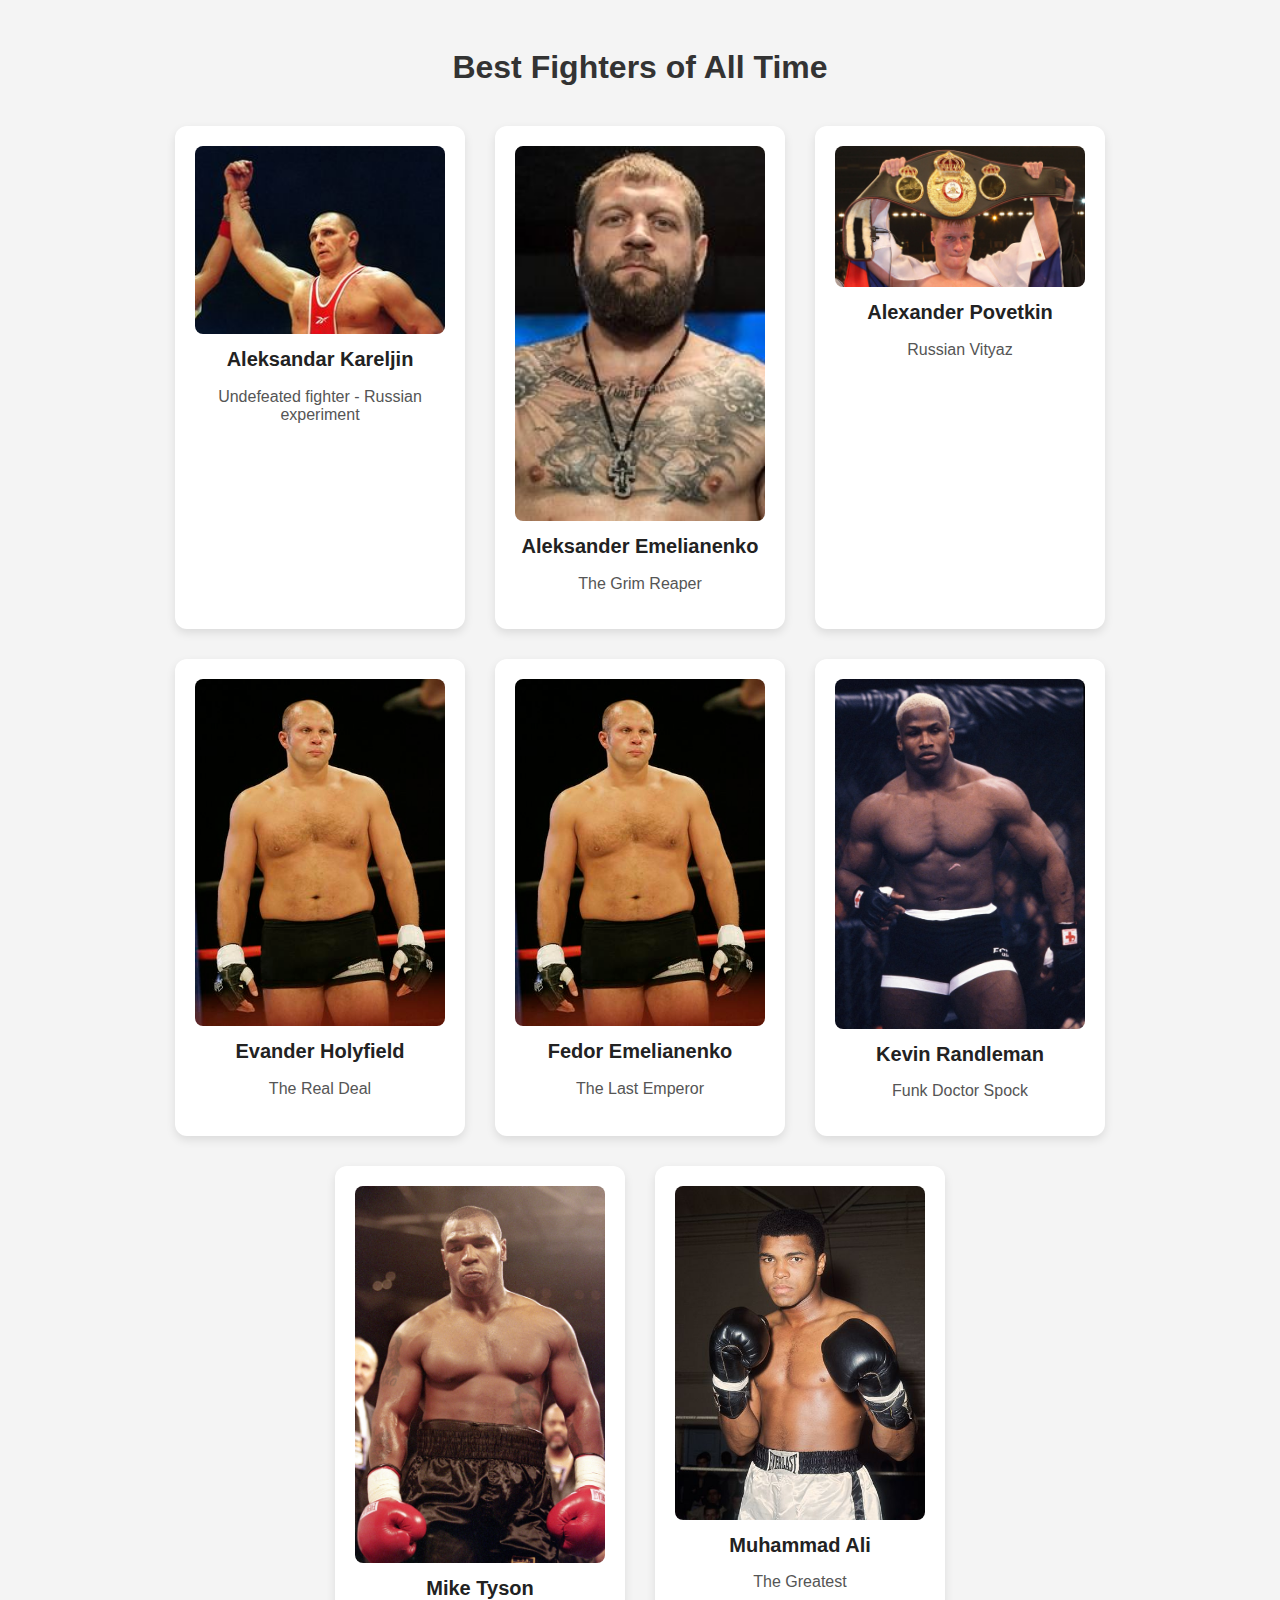
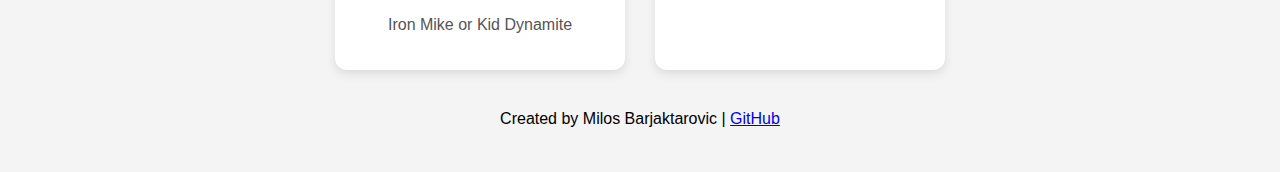
<file: index.html>
<!DOCTYPE html>
<html lang="en">

<head>
  <meta charset="UTF-8">
  <title>Best Fighters of All Time</title>
  <link rel="stylesheet" type="text/css" href="style.css" />
</head>

<body>

  <h1 class="main-title">Best Fighters of All Time</h1>

  <div class="fighters">

    <div class="best-fighters">
      <img src="./picture/Aleksandar_Kareljin.jpg" alt="Aleksandar Kareljin" />
      <h2 class="fighter">Aleksandar Kareljin</h2>
      <p>Undefeated fighter - Russian experiment</p>
    </div>

    <div class="best-fighters">
      <img src="./picture/aleksander-emelianenko.jpg" alt="Aleksander Emelianenko" />
      <h2 class="fighter">Aleksander Emelianenko</h2>
      <p>The Grim Reaper</p>
    </div>

    <div class="best-fighters">
      <img src="./picture/Alexander_Povetkin.jpg" alt="Alexander Povetkin" />
      <h2 class="fighter">Alexander Povetkin</h2>
      <p>Russian Vityaz</p>
    </div>

    <div class="best-fighters">
      <img src="./picture/Fedor_Emelianenko.jpg" alt="Evander Holyfield" />
      <h2 class="fighter">Evander Holyfield</h2>
      <p>The Real Deal</p>
    </div>

    <div class="best-fighters">
      <img src="./picture/Fedor_Emelianenko.jpg" alt="Fedor Emelianenko" />
      <h2 class="fighter">Fedor Emelianenko</h2>
      <p>The Last Emperor</p>
    </div>

    <div class="best-fighters">
      <img src="./picture/Kevin_Randleman.jpg" alt="Kevin Randleman" />
      <h2 class="fighter">Kevin Randleman</h2>
      <p>Funk Doctor Spock</p>
    </div>

    <div class="best-fighters">
      <img src="./picture/Mike.jpg" alt="Mike Tyson" />
      <h2 class="fighter">Mike Tyson</h2>
      <p>Iron Mike or Kid Dynamite</p>
    </div>

    <div class="best-fighters">
      <img src="./picture/Muhammad_Ali.jpg" alt="Muhammad Ali" />
      <h2 class="fighter">Muhammad Ali</h2>
      <p>The Greatest</p>
    </div>

  </div>

  <footer style="margin-top: 40px; text-align: center;">
    <p>Created by Milos Barjaktarovic | <a href="https://github.com/MilosBarjaktarovic" target="_blank">GitHub</a></p>
  </footer>

</body>

</html>
</file>
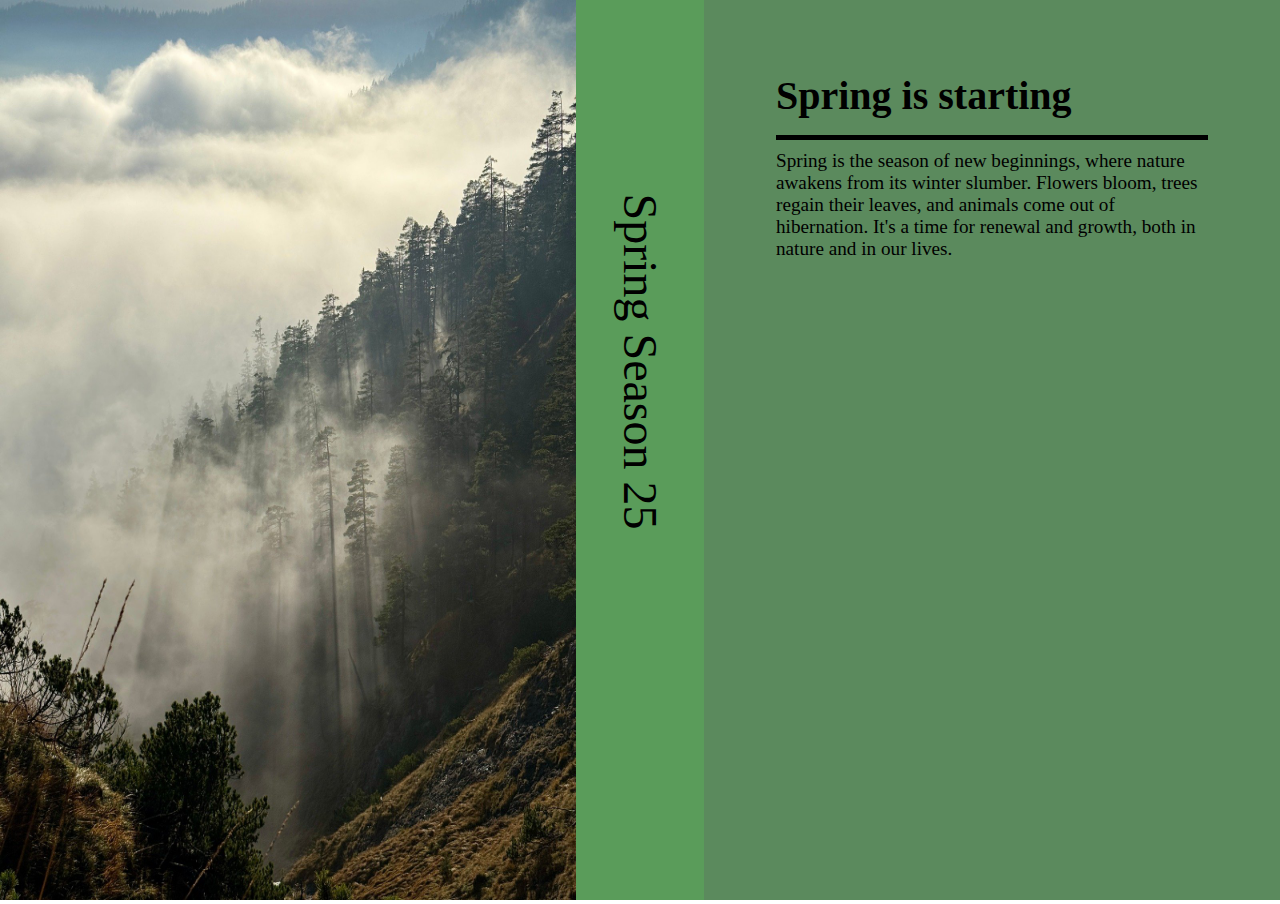
<file: Predavanje 13/index.html>
<!DOCTYPE html>

<html lang="en">

<head>
  <meta charset="UTF-8">
  <meta name="viewport" content="width=device-width, initial-scale=1.0">
  <title>My Web Page</title>
  <link rel="stylesheet" type="text/css" href="style.css">
</head>

<body>

  <section class="flex vh100">

    <div class="w-45">
      <img src="../Predavanje 13/Images/Tru Nature.jpg" alt="Nature" class="header">
    </div>

    <div class="w-10">
      <p class="rotateText">Spring Season 25</p>
    </div>

    <article class="w-45 rightSide">

      <h1>Spring is starting</h1>
      <hr class="underline">
      <p>Spring is the season of new beginnings, where nature awakens from its winter slumber. Flowers bloom, trees
        regain their leaves, and animals come out of hibernation. It's a time for renewal and growth, both in nature and
        in our lives.</p>
    </article>

  </section>







</body>









</html>
</file>
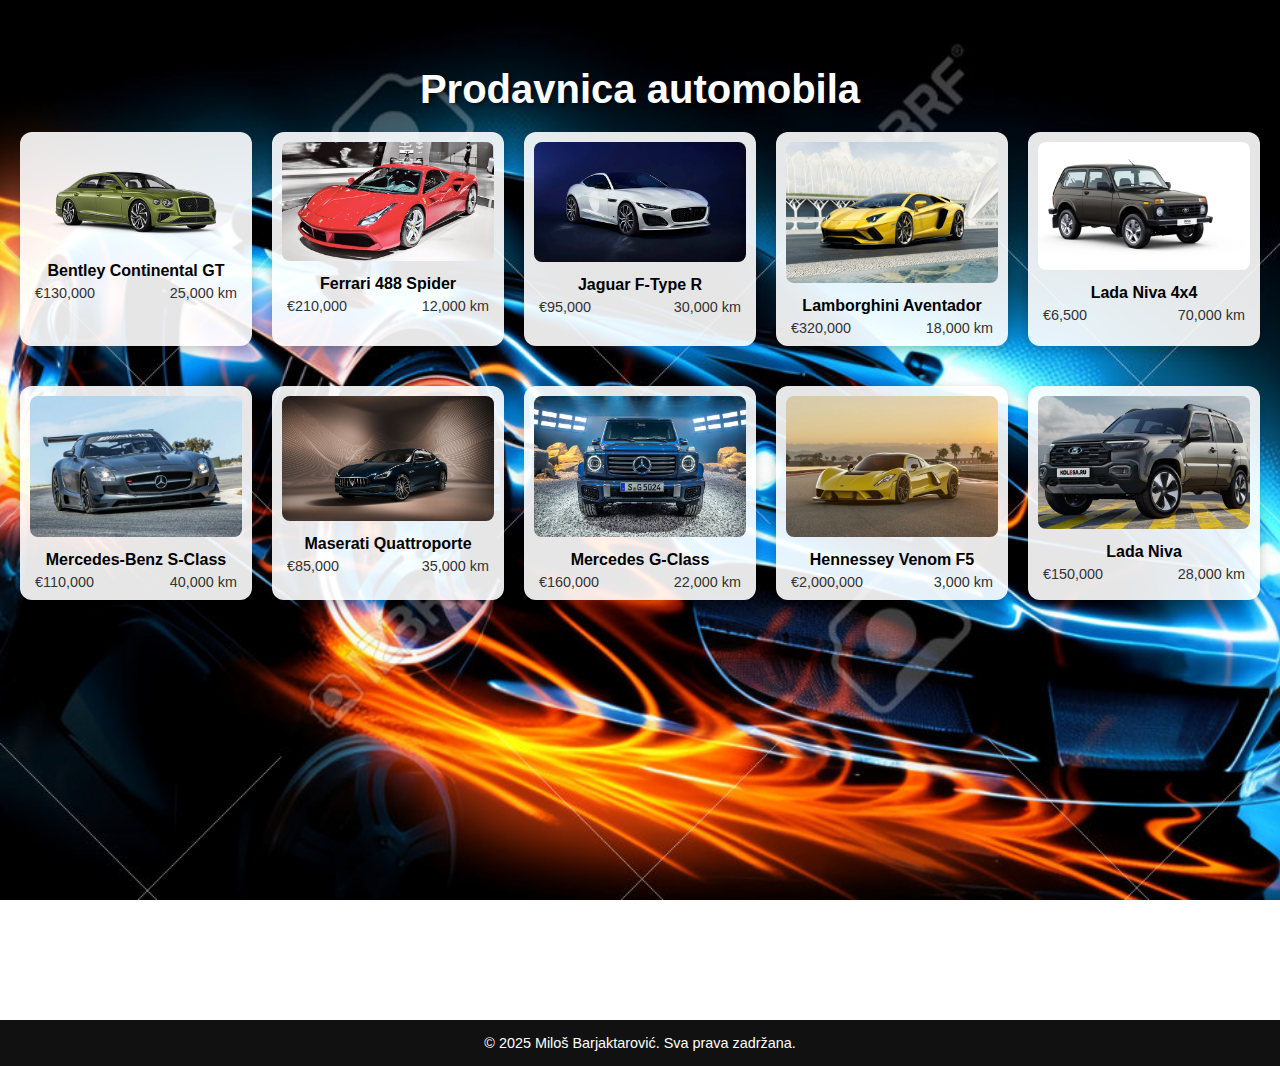
<file: Predavanje_12/index.html>
<!DOCTYPE html>
<html lang="sr">

<head>
  <meta charset="UTF-8" />
  <meta name="viewport" content="width=device-width, initial-scale=1.0" />
  <title>Prodavnica automobila</title>
  <link rel="stylesheet" type="text/css" href="style.css" />
</head>

<body>
  <div class="container">
    <h1 class="main-title">Prodavnica automobila</h1>
    <div class="cars-wrapper">
      <div class="cars-row float-up">
        <div class="car-card">
          <img src="../Predavanje_12/picture/Bentley.png" alt="Bentley" />
          <p>Bentley Continental GT</p>
          <div class="info">
            <span class="price">€130,000</span>
            <span class="km">25,000 km</span>
          </div>
        </div>

        <div class="car-card">
          <img src="../Predavanje_12/picture/Ferari.jpg" alt="Ferari" />
          <p>Ferrari 488 Spider</p>
          <div class="info">
            <span class="price">€210,000</span>
            <span class="km">12,000 km</span>
          </div>
        </div>

        <div class="car-card">
          <img src="../Predavanje_12/picture/Jaguar-f.jpeg" alt="Jaguar" />
          <p>Jaguar F-Type R</p>
          <div class="info">
            <span class="price">€95,000</span>
            <span class="km">30,000 km</span>
          </div>
        </div>

        <div class="car-card">
          <img src="../Predavanje_12/picture/lamborghini-aventador.jpg" alt="Lamborghini" />
          <p>Lamborghini Aventador</p>
          <div class="info">
            <span class="price">€320,000</span>
            <span class="km">18,000 km</span>
          </div>
        </div>

        <div class="car-card">
          <img src="../Predavanje_12/picture/Lada-Niva.webp" alt="Lada Niva" />
          <p>Lada Niva 4x4</p>
          <div class="info">
            <span class="price">€6,500</span>
            <span class="km">70,000 km</span>
          </div>
        </div>
      </div>

      <div class="cars-row float-down">
        <div class="car-card">
          <img src="../Predavanje_12/picture/Mercedes-11.jpg" alt="Mercedes" />
          <p>Mercedes-Benz S-Class</p>
          <div class="info">
            <span class="price">€110,000</span>
            <span class="km">40,000 km</span>
          </div>
        </div>

        <div class="car-card">
          <img src="../Predavanje_12/picture/Maserasti-quattroporte-royale-5.jpg" alt="Maserati" />
          <p>Maserati Quattroporte</p>
          <div class="info">
            <span class="price">€85,000</span>
            <span class="km">35,000 km</span>
          </div>
        </div>

        <div class="car-card">
          <img src="../Predavanje_12/picture/Mercedes-benz-g-klasa.jpg" alt="G Klasa" />
          <p>Mercedes G-Class</p>
          <div class="info">
            <span class="price">€160,000</span>
            <span class="km">22,000 km</span>
          </div>
        </div>

        <div class="car-card">
          <img src="../Predavanje_12/picture/Venom-f5.jpg" alt="Venom" />
          <p>Hennessey Venom F5</p>
          <div class="info">
            <span class="price">€2,000,000</span>
            <span class="km">3,000 km</span>
          </div>
        </div>

        <div class="car-card">
          <img src="../Predavanje_12/picture/lada-niva.jpg" alt="Lada" />
          <p>Lada Niva</p>
          <div class="info">
            <span class="price">€150,000</span>
            <span class="km">28,000 km</span>
          </div>
        </div>
      </div>
    </div>
  </div>

  <footer>
    &copy; 2025 Miloš Barjaktarović. Sva prava zadržana.
  </footer>
</body>

</html>
</file>
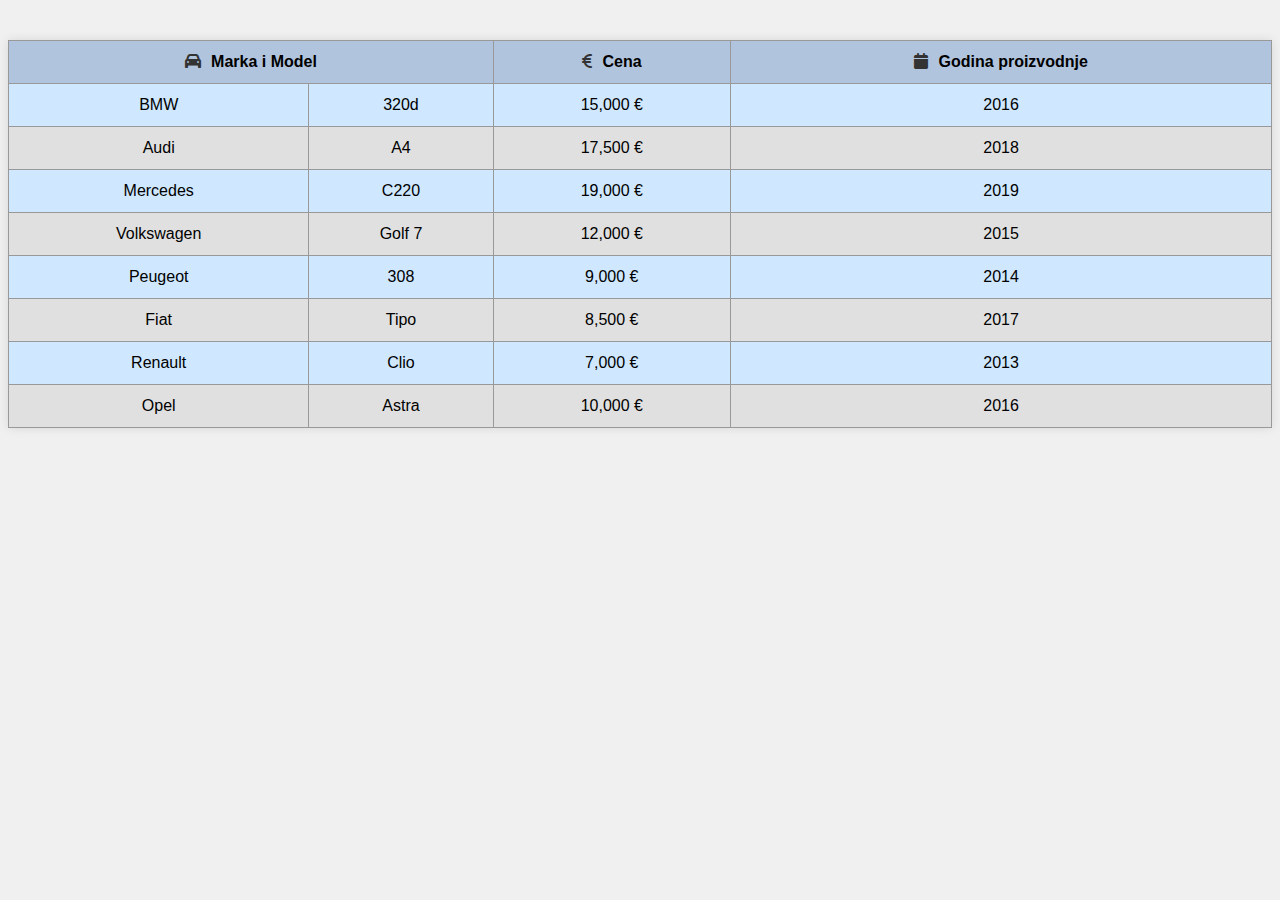
<file: Predavanje_14/index.html>
<!DOCTYPE html>
<html lang="sr">

<head>
  <meta charset="UTF-8">
  <title>Automobili</title>
  <link rel="stylesheet" type="text/css" href="style.css">
  <link rel="stylesheet" type="text/css"
    href="https://cdnjs.cloudflare.com/ajax/libs/font-awesome/6.5.0/css/all.min.css">
</head>

<body>

  <table>
    <thead>
      <tr>
        <th colspan="2">
          <i class="fas fa-car"></i> Marka i Model
        </th>
        <th><i class="fas fa-euro-sign"></i> Cena</th>
        <th><i class="fas fa-calendar"></i> Godina proizvodnje</th>
      </tr>

    </thead>
    <tbody>
      <tr>
        <td>BMW</td>
        <td>320d</td>
        <td>15,000 €</td>
        <td>2016</td>
      </tr>
      <tr>
        <td>Audi</td>
        <td>A4</td>
        <td>17,500 €</td>
        <td>2018</td>
      </tr>
      <tr>
        <td>Mercedes</td>
        <td>C220</td>
        <td>19,000 €</td>
        <td>2019</td>
      </tr>
      <tr>
        <td>Volkswagen</td>
        <td>Golf 7</td>
        <td>12,000 €</td>
        <td>2015</td>
      </tr>
      <tr>
        <td>Peugeot</td>
        <td>308</td>
        <td>9,000 €</td>
        <td>2014</td>
      </tr>
      <tr>
        <td>Fiat</td>
        <td>Tipo</td>
        <td>8,500 €</td>
        <td>2017</td>
      </tr>
      <tr>
        <td>Renault</td>
        <td>Clio</td>
        <td>7,000 €</td>
        <td>2013</td>
      </tr>
      <tr>
        <td>Opel</td>
        <td>Astra</td>
        <td>10,000 €</td>
        <td>2016</td>
      </tr>
    </tbody>
  </table>

</body>

</html>
</file>
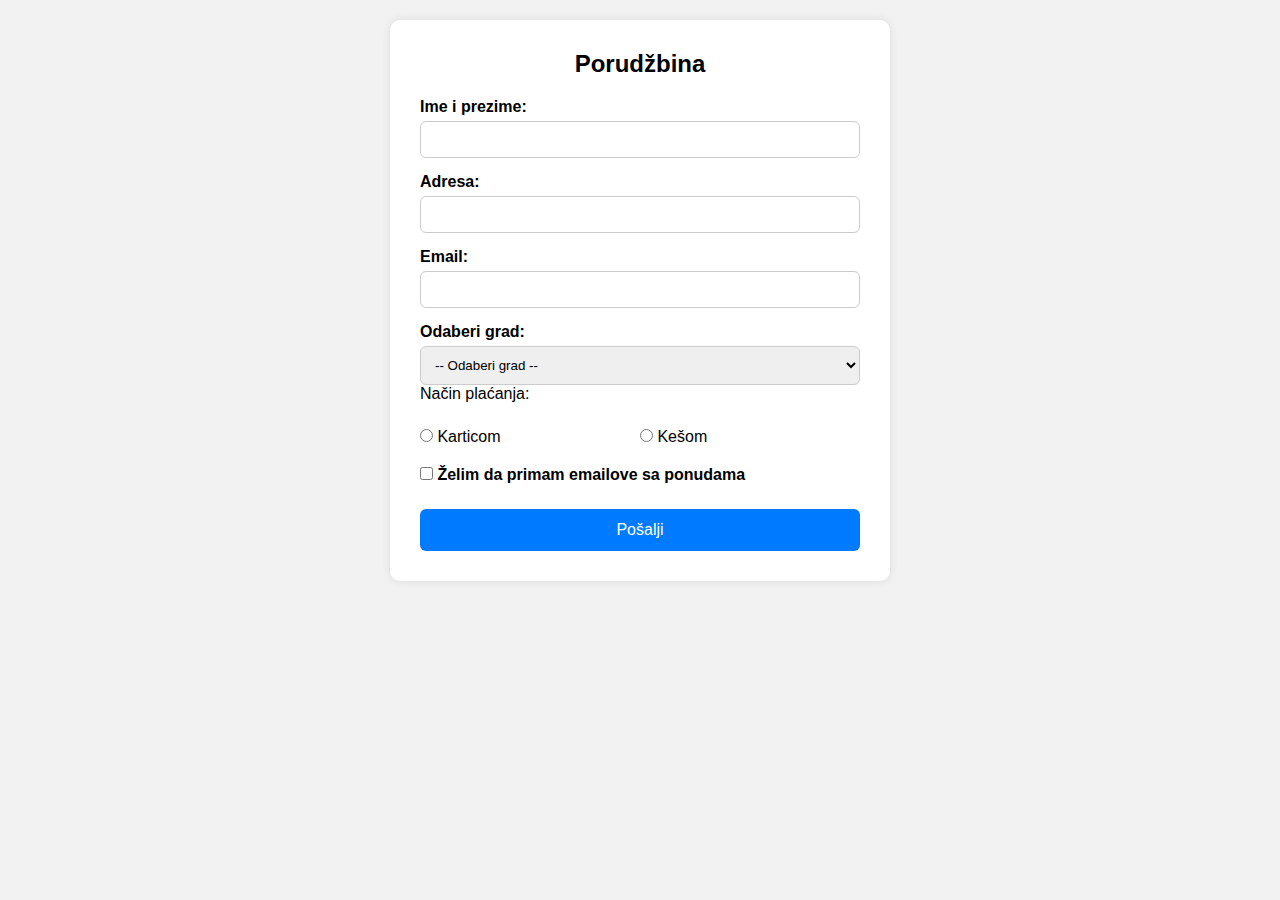
<file: Predavanje_15/index.html>
<!DOCTYPE html>
<html lang="sr">

<head>
  <meta charset="UTF-8">
  <meta name="viewport" content="width=device-width, initial-scale=1.0">
  <title>Forma</title>
  <link rel="stylesheet" type="text/css" href="style.css">
</head>

<body>

  <section class="form-wrapper">
    <form class="order-form" action="#" method="post">
      <h2>Porudžbina</h2>

      <label for="name">Ime i prezime:</label>
      <input type="text" id="name" name="name" required>

      <label for="address">Adresa:</label>
      <input type="text" id="address" name="address" required>

      <label for="email">Email:</label>
      <input type="email" id="email" name="email" required>

      <label for="city">Odaberi grad:</label>
      <select id="city" name="city" required>
        <option value="">-- Odaberi grad --</option>
        <option value="Beograd">Beograd</option>
        <option value="Novi Sad">Novi Sad</option>
        <option value="Niš">Niš</option>
        <option value="Kragujevac">Kragujevac</option>
      </select>

      <p>Način plaćanja:</p>
      <div class="radio-group">
        <label><input type="radio" name="payment" value="kartica" required> Karticom</label>
        <label><input type="radio" name="payment" value="kes"> Kešom</label>
      </div>

      <label class="checkbox">
        <input type="checkbox" name="newsletter"> Želim da primam emailove sa ponudama
      </label>

      <button type="submit">Pošalji</button>
    </form>
  </section>

</body>

</html>
</file>
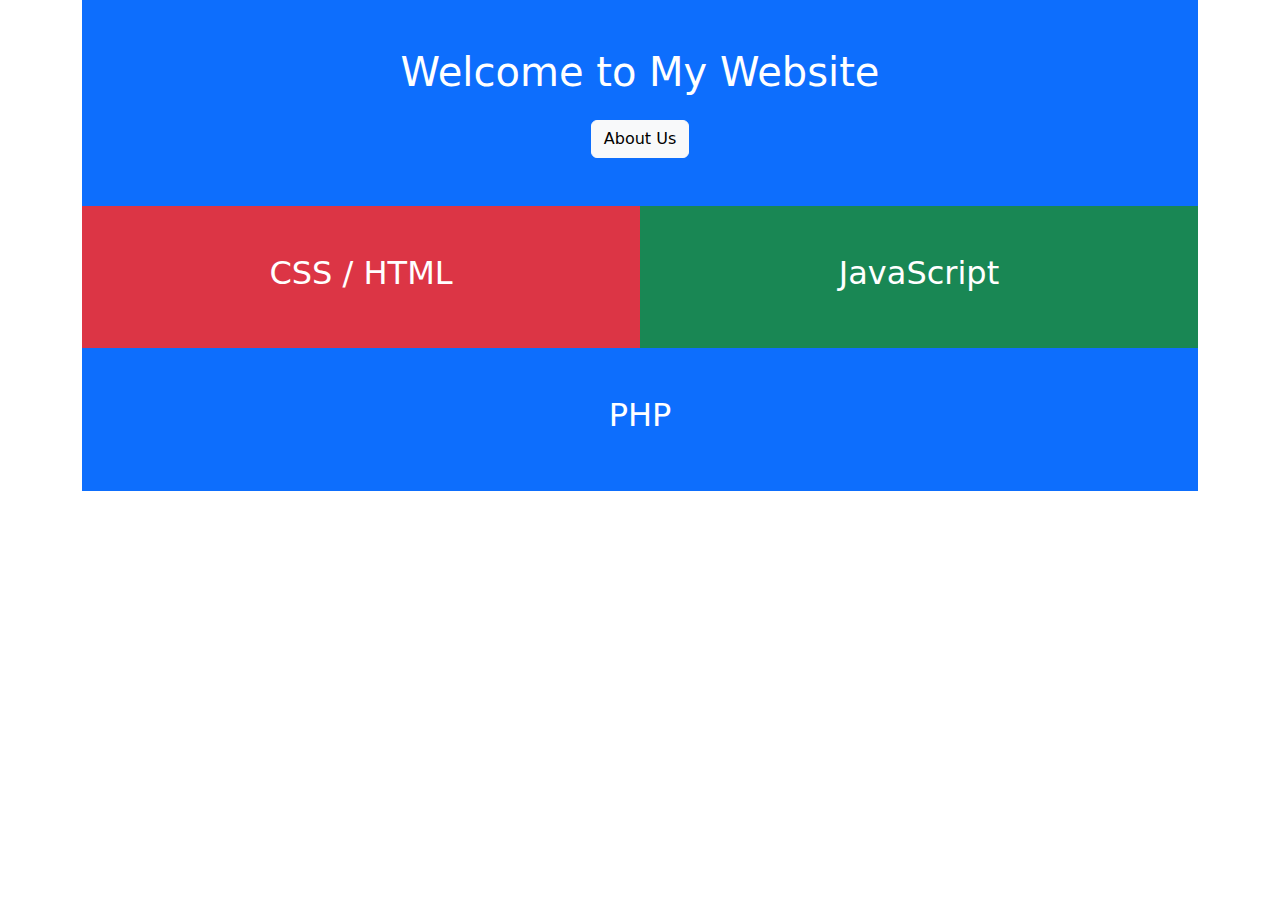
<file: Predavanje_16/index.html>
<!DOCTYPE html>
<html lang="en">

<head>
  <meta charset="UTF-8">
  <meta name="viewport" content="width=device-width, initial-scale=1.0">
  <title>Predavanje 16 - Bootstrap</title>
  <link href="https://cdn.jsdelivr.net/npm/bootstrap@5.3.0/dist/css/bootstrap.min.css" rel="stylesheet">
</head>

<div>

  <div class="container">
    <header class="bg-primary text-white text-center py-5">
      <h1>Welcome to My Website</h1>
      <button type="button" class="btn btn-light mt-3" data-bs-toggle="modal" data-bs-target="#aboutModal">
        About Us
      </button>
    </header>



    <section class="container">
      <div class="row">
        <div class="col-md-6 text-center py-5  bg-danger text-white">
          <h2>CSS / HTML</h2>
        </div>
        <div class="col-md-6 text-center py-5 bg-success text-white">
          <h2>JavaScript</h2>
        </div>
      </div>
    </section>



    <footer class="container bg-primary text-white text-center py-5">
      <h2>PHP</h2>
    </footer>
  </div>


  <div class="modal fade" id="aboutModal" tabindex="-1" aria-labelledby="aboutModalLabel" aria-hidden="true">
    <div class="modal-dialog">
      <div class="modal-content">
        <div class="modal-header">
          <h5 class="modal-title" id="aboutModalLabel">About Us</h5>
          <button type="button" class="btn-close" data-bs-dismiss="modal" aria-label="Close"></button>
        </div>
        <div class="modal-body">
          Bootstrap je odlicna stavr.
        </div>
        <div class="modal-footer">
          <button type="button" class="btn btn-secondary" data-bs-dismiss="modal">Zatvori</button>
        </div>
      </div>
    </div>
  </div>
</div>


<script src="https://cdn.jsdelivr.net/npm/bootstrap@5.3.0/dist/js/bootstrap.bundle.min.js"></script>
</body>

</html>
</file>
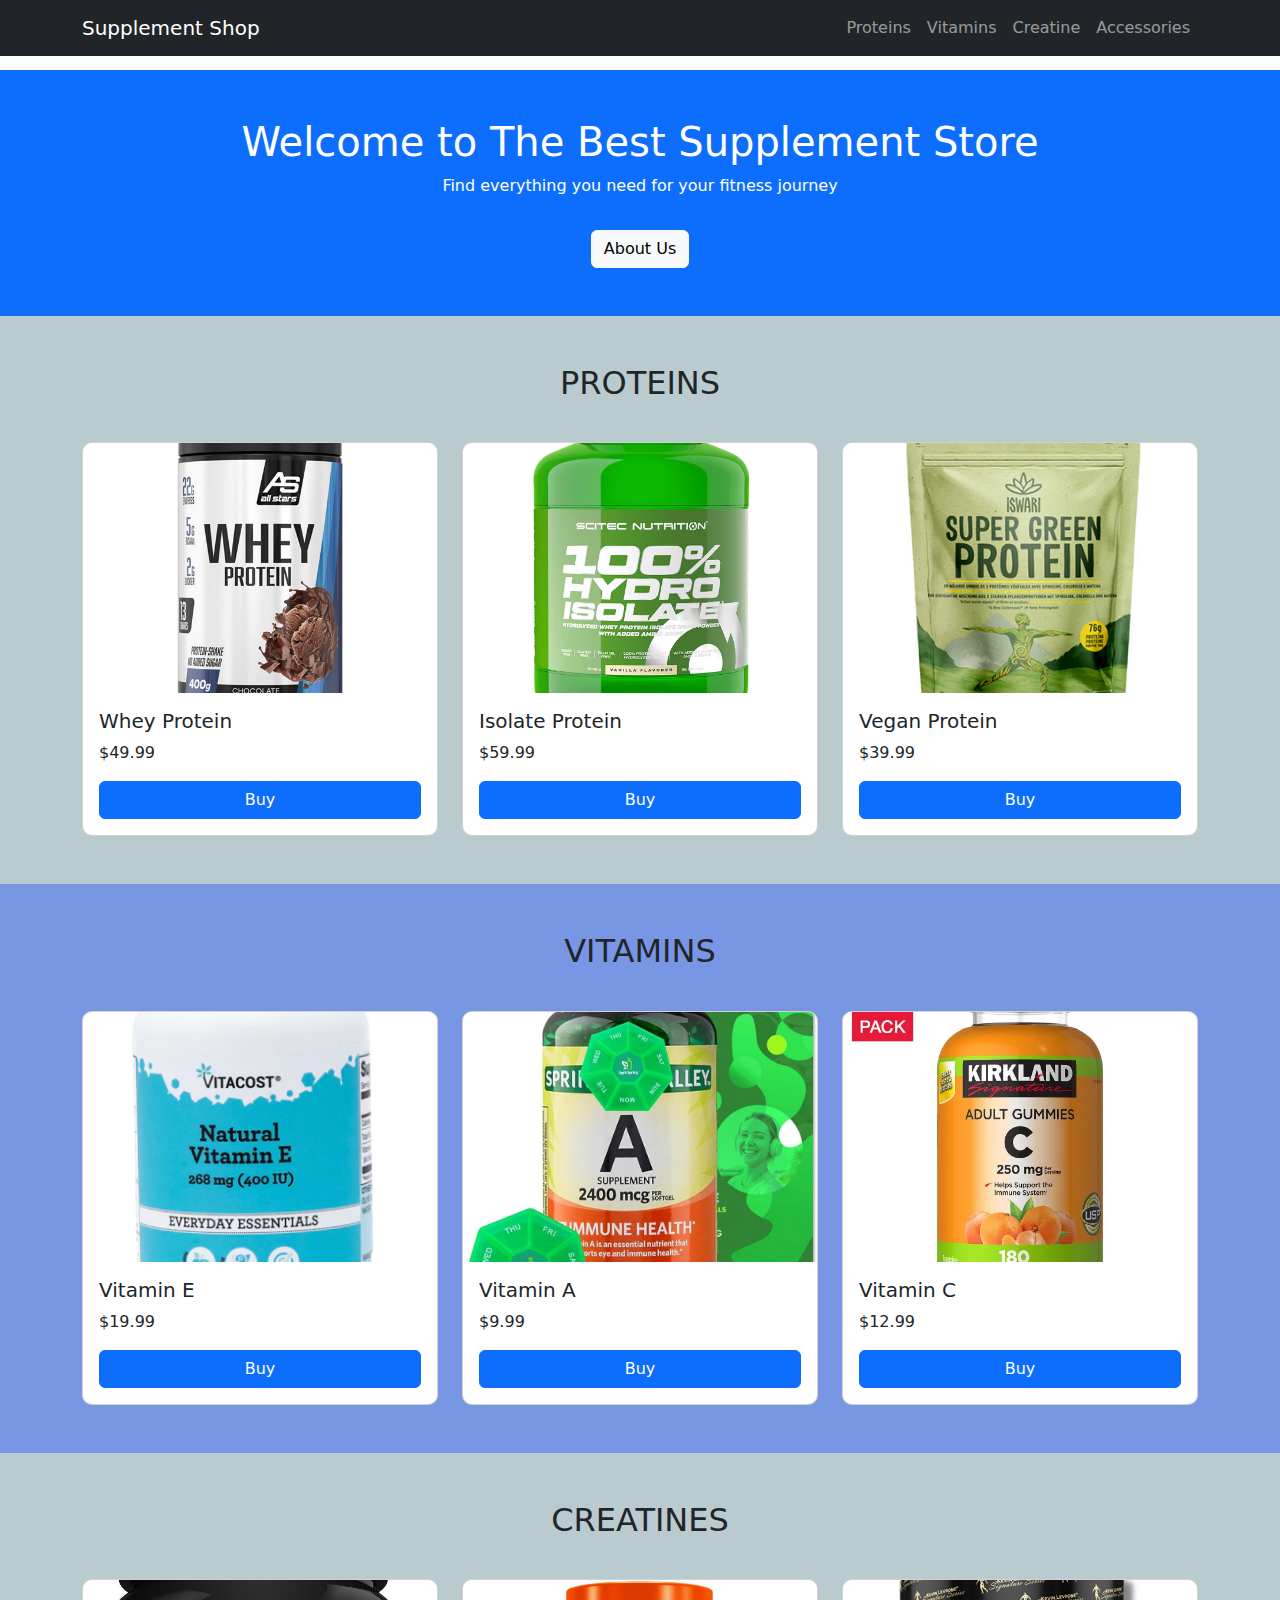
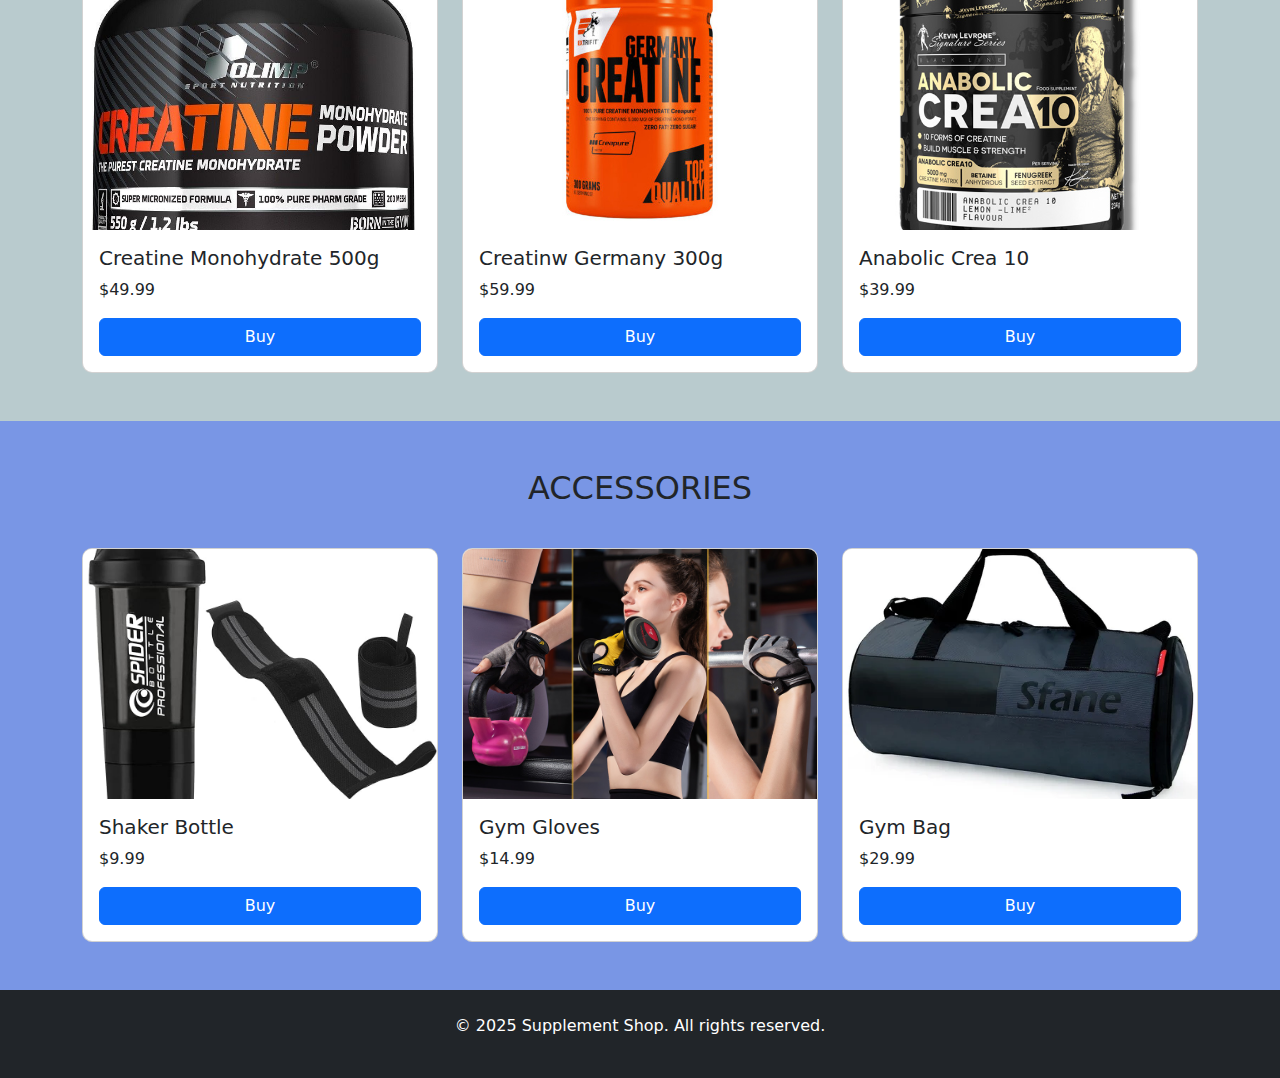
<file: Predavanje_17/index.html>
<!DOCTYPE html>
<html lang="en">

<head>
  <meta charset="UTF-8">
  <meta name="viewport" content="width=device-width, initial-scale=1">
  <title>Supplement Shop</title>

  <link href="https://cdn.jsdelivr.net/npm/bootstrap@5.3.3/dist/css/bootstrap.min.css" rel="stylesheet">

  <link rel="stylesheet" type="text/css" href="style.css">
</head>

<body>

  <!-- Navbar -->
  <nav class="navbar navbar-expand-lg navbar-dark bg-dark fixed-top">
    <div class="container">
      <a class="navbar-brand" href="#">Supplement Shop</a>
      <button class="navbar-toggler" type="button" data-bs-toggle="collapse" data-bs-target="#navbarNav">
        <span class="navbar-toggler-icon"></span>
      </button>

      <div class="collapse navbar-collapse" id="navbarNav">
        <ul class="navbar-nav ms-auto">
          <li class="nav-item"><a class="nav-link" href="#proteins">Proteins</a></li>
          <li class="nav-item"><a class="nav-link" href="#vitamins">Vitamins</a></li>
          <li class="nav-item"><a class="nav-link" href="#creatine">Creatine</a></li>
          <li class="nav-item"><a class="nav-link" href="#accessories">Accessories</a></li>
        </ul>
      </div>
    </div>
  </nav>

  <!-- Hero Section -->
  <header class="hero-section text-white text-center py-5">
    <div class="container">
      <h1>Welcome to The Best Supplement Store</h1>
      <p>Find everything you need for your fitness journey</p>
      <button class="btn btn-light mt-3" data-bs-toggle="modal" data-bs-target="#aboutModal">About Us</button>
    </div>
  </header>

  <!-- Proteins Section -->
  <section id="proteins" class="py-5">
    <div class="container">
      <h2 class="section-title">Proteins</h2>
      <div class="row g-4">
        <div class="col-md-4">
          <div class="card">
            <img src="Pictures/whey-protein.jpg" class="card-img-top" alt="Protein 1">
            <div class="card-body">
              <h5 class="card-title">Whey Protein</h5>
              <p class="card-text">$49.99</p>
              <button class="btn btn-primary w-100">Buy</button>
            </div>
          </div>
        </div>

        <div class="col-md-4">
          <div class="card">
            <img src="Pictures/isolate-protein.jpg" class="card-img-top" alt="Protein 2">
            <div class="card-body">
              <h5 class="card-title">Isolate Protein</h5>
              <p class="card-text">$59.99</p>
              <button class="btn btn-primary w-100">Buy</button>
            </div>
          </div>
        </div>

        <div class="col-md-4">
          <div class="card">
            <img src="Pictures/vegan-protein.webp" class="card-img-top" alt="Protein 3">
            <div class="card-body">
              <h5 class="card-title">Vegan Protein</h5>
              <p class="card-text">$39.99</p>
              <button class="btn btn-primary w-100">Buy</button>
            </div>
          </div>
        </div>
      </div>
    </div>
  </section>

  <!-- Vitamins Section -->
  <section id="vitamins" class="py-5">
    <div class="container">
      <h2 class="section-title">Vitamins</h2>
      <div class="row g-4">
        <div class="col-md-4">
          <div class="card">
            <img src="Pictures/vitamin-e.webp" class="card-img-top" alt="Vitamin 1">
            <div class="card-body">
              <h5 class="card-title">Vitamin E</h5>
              <p class="card-text">$19.99</p>
              <button class="btn btn-primary w-100">Buy</button>
            </div>
          </div>
        </div>

        <div class="col-md-4">
          <div class="card">
            <img src="Pictures/a-vitamin.jpg" class="card-img-top" alt="Vitamin 2">
            <div class="card-body">
              <h5 class="card-title">Vitamin A</h5>
              <p class="card-text">$9.99</p>
              <button class="btn btn-primary w-100">Buy</button>
            </div>
          </div>
        </div>

        <div class="col-md-4">
          <div class="card">
            <img src="Pictures/c-vitamin.webp" class="card-img-top" alt="Vitamin 3">
            <div class="card-body">
              <h5 class="card-title">Vitamin C</h5>
              <p class="card-text">$12.99</p>
              <button class="btn btn-primary w-100">Buy</button>
            </div>
          </div>
        </div>
      </div>
    </div>
  </section>

  <!-- Creatine Section -->
  <section id="creatine" class="py-5">
    <div class="container">
      <h2 class="section-title">Creatines</h2>
      <div class="row g-4">
        <div class="col-md-4">
          <div class="card">
            <img src="Pictures/creatin-monohydrat.jpg" class="card-img-top" alt="Creatine 1">
            <div class="card-body">
              <h5 class="card-title">Creatine Monohydrate 500g</h5>
              <p class="card-text">$49.99</p>
              <button class="btn btn-primary w-100">Buy</button>
            </div>
          </div>
        </div>

        <div class="col-md-4">
          <div class="card">
            <img src="Pictures/creatine-germany.jpg" class="card-img-top" alt="Creatine 2">
            <div class="card-body">
              <h5 class="card-title">Creatinw Germany 300g</h5>
              <p class="card-text">$59.99</p>
              <button class="btn btn-primary w-100">Buy</button>
            </div>
          </div>
        </div>

        <div class="col-md-4">
          <div class="card">
            <img src="Pictures/Anabolic-crea-pro10.jpg" class="card-img-top" alt="Creatine 3">
            <div class="card-body">
              <h5 class="card-title">Anabolic Crea 10</h5>
              <p class="card-text">$39.99</p>
              <button class="btn btn-primary w-100">Buy</button>
            </div>
          </div>
        </div>
      </div>
    </div>
  </section>

  <section id="accessories" class="py-5">
    <div class="container">
      <h2 class="section-title">Accessories</h2>
      <div class="row g-4">

        <div class="col-md-4">
          <div class="card">
            <img src="Pictures/bottle.jpg" class="card-img-top" alt="Shaker Bottle">
            <div class="card-body">
              <h5 class="card-title">Shaker Bottle</h5>
              <p class="card-text">$9.99</p>
              <button class="btn btn-primary w-100">Buy</button>
            </div>
          </div>
        </div>

        <div class="col-md-4">
          <div class="card">
            <img src="Pictures/gloves.jpg" class="card-img-top" alt="Gym Gloves">
            <div class="card-body">
              <h5 class="card-title">Gym Gloves</h5>
              <p class="card-text">$14.99</p>
              <button class="btn btn-primary w-100">Buy</button>
            </div>
          </div>
        </div>

        <div class="col-md-4">
          <div class="card">
            <img src="Pictures/bag.webp" class="card-img-top" alt="Gym Bag">
            <div class="card-body">
              <h5 class="card-title">Gym Bag</h5>
              <p class="card-text">$29.99</p>
              <button class="btn btn-primary w-100">Buy</button>
            </div>
          </div>
        </div>

      </div>
    </div>
  </section>


  <!-- Footer -->
  <footer class="bg-dark text-white text-center py-4">
    <p>&copy; 2025 Supplement Shop. All rights reserved.</p>
  </footer>

  <!-- Modal -->
  <div class="modal fade" id="aboutModal" tabindex="-1" aria-labelledby="aboutModalLabel" aria-hidden="true">
    <div class="modal-dialog">
      <div class="modal-content">
        <div class="modal-header">
          <h5 class="modal-title" id="aboutModalLabel">About Us</h5>
          <button type="button" class="btn-close" data-bs-dismiss="modal"></button>
        </div>
        <div class="modal-body">
          Welcome to Supplement Shop - your best source for high-quality supplements.
        </div>
      </div>
    </div>
  </div>

  <!-- Bootstrap JS -->
  <script src="https://cdn.jsdelivr.net/npm/bootstrap@5.3.3/dist/js/bootstrap.bundle.min.js"></script>
</body>

</html>
</file>
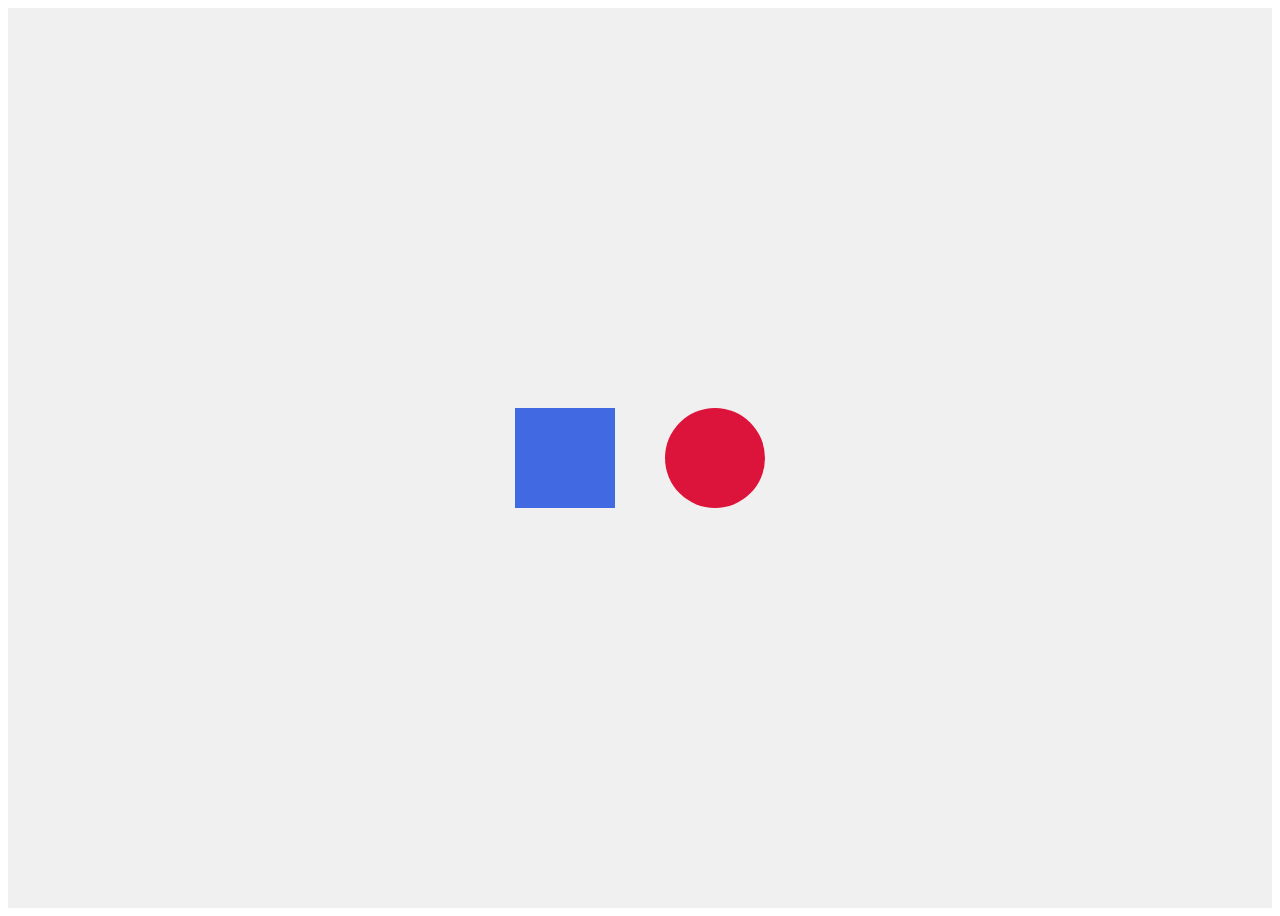
<file: Predavanje_20/index.htm>
<!DOCTYPE html>
<html lang="en">

<head>
  <meta charset="UTF-8">
  <title>Animacija sa kockom i krugom</title>
  <link rel="stylesheet" type="text/css" href="style.css">
</head>

<body>
  <div class="container">
    <div class="square"></div>
    <div class="circle"></div>
  </div>
</body>

</html>
</file>
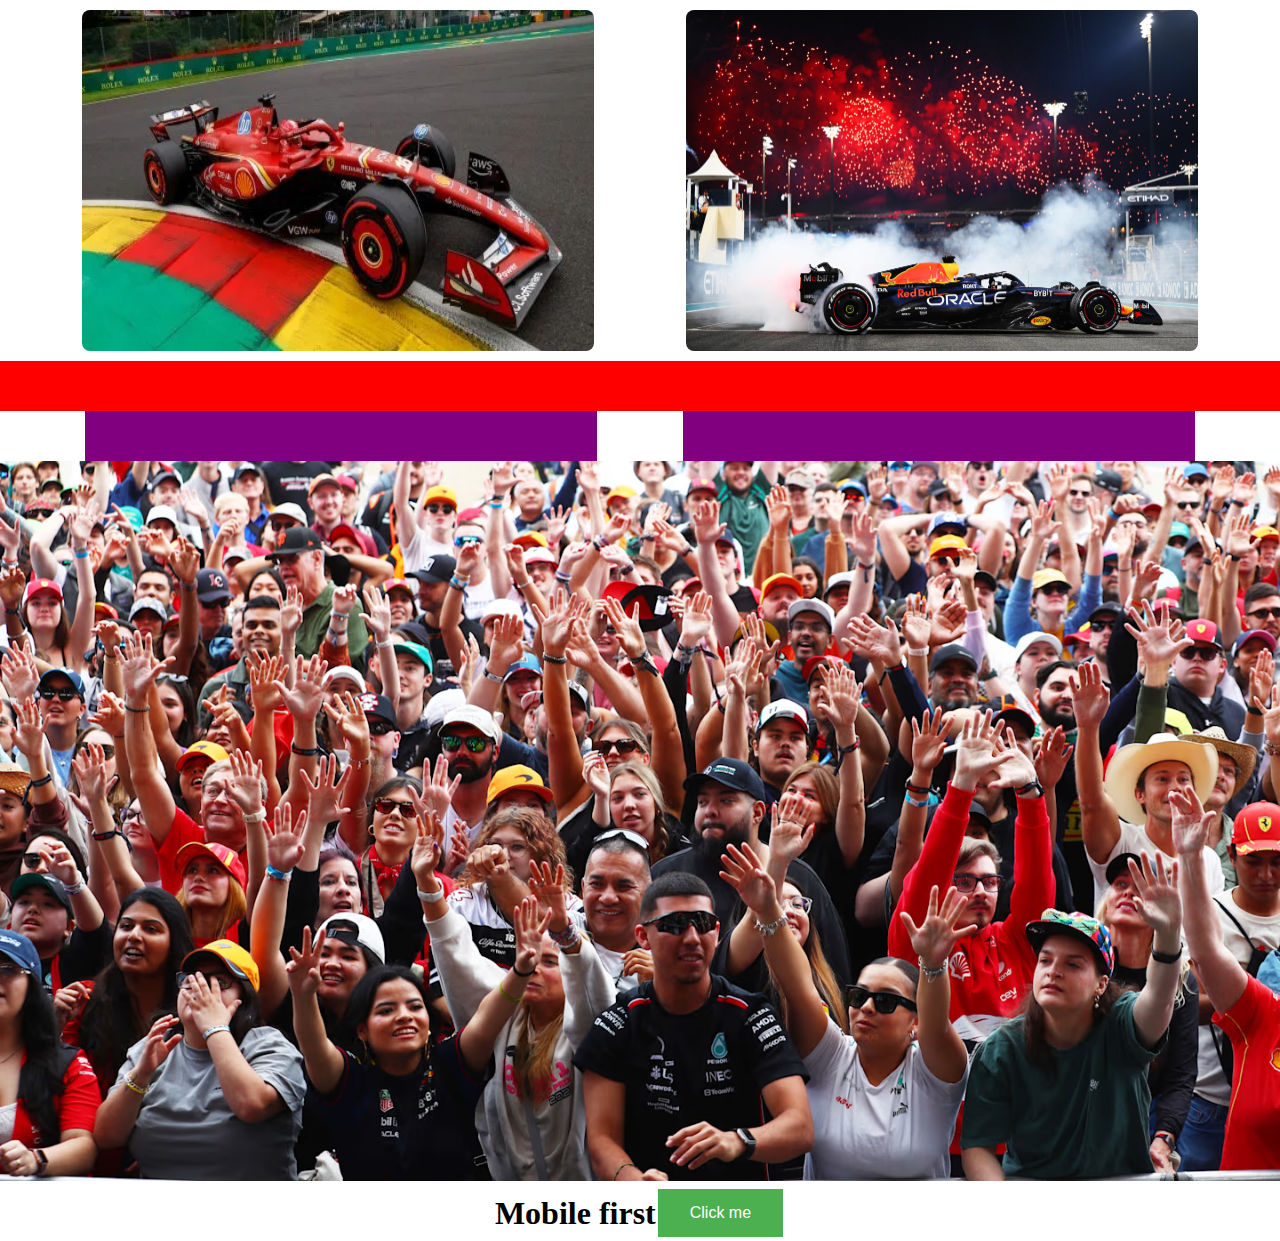
<file: Predavanje_18/inex.html>
<!DOCTYPE html>

<html lang="en">

<head>
  <meta charset="UTF-8">
  <meta name="viewport" content="width=device-width, initial-scale=1.0">
  <title>Mobile first</title>
  <link rel="stylesheet" type="text/css" href="style.css">
</head>

<body>

  <div class="imageHolder">
    <img src="imges/f1-ferrari.webp" alt="F1 ferrari">
    <img src="imges/red-bull.jpg" alt="F1 red bull">
  </div>

  <div class="blockHolder">
    <div class="red-block"></div>
    <div class="purple-block"></div>
    <div class="purple-block"></div>
  </div>

  <img src="imges/fans.avif" alt="F1 fans" class="fans">

  <div class="textHolder">
    <h1>Mobile first</h1>
    <button class="button">Click me</button>
  </div>




</body>

</html>
</file>
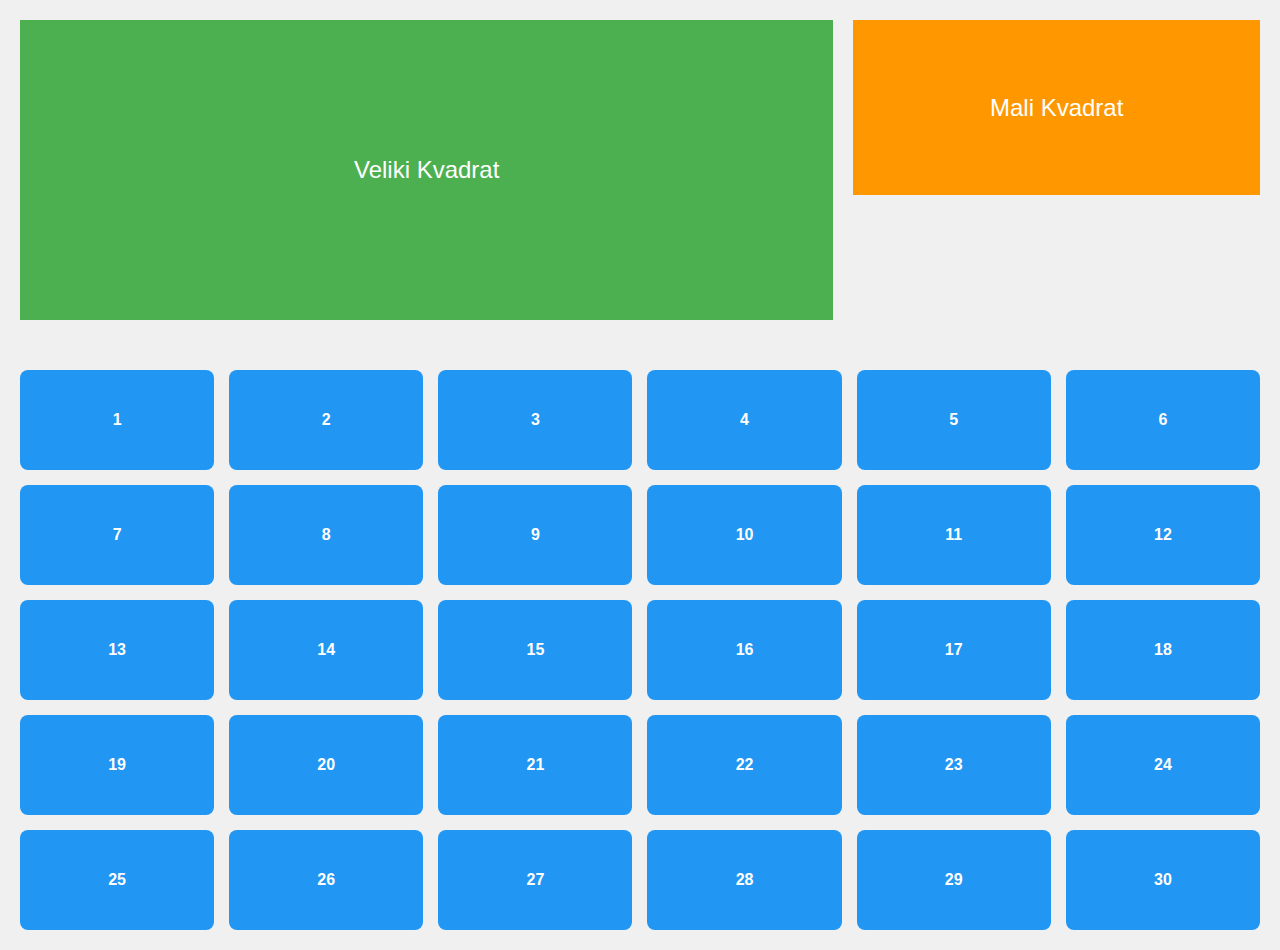
<file: Predavanje_19/inex.html>
<!DOCTYPE html>
<html lang="en">

<head>
  <meta charset="UTF-8">
  <meta name="viewport" content="width=device-width, initial-scale=1.0">
  <title>Kupujem Prodajem Grid</title>
  <link rel="stylesheet" href="style.css">
</head>

<body>

  <div class="container">


    <div class="big-item">Veliki Kvadrat</div>
    <div class="small-item">Mali Kvadrat</div>


    <div class="grid-area">

      <div class="item">1</div>
      <div class="item">2</div>
      <div class="item">3</div>
      <div class="item">4</div>
      <div class="item">5</div>
      <div class="item">6</div>

      <div class="item">7</div>
      <div class="item">8</div>
      <div class="item">9</div>
      <div class="item">10</div>
      <div class="item">11</div>
      <div class="item">12</div>

      <div class="item">13</div>
      <div class="item">14</div>
      <div class="item">15</div>
      <div class="item">16</div>
      <div class="item">17</div>
      <div class="item">18</div>

      <div class="item">19</div>
      <div class="item">20</div>
      <div class="item">21</div>
      <div class="item">22</div>
      <div class="item">23</div>
      <div class="item">24</div>

      <div class="item">25</div>
      <div class="item">26</div>
      <div class="item">27</div>
      <div class="item">28</div>
      <div class="item">29</div>
      <div class="item">30</div>
    </div>

  </div>

</body>

</html>
</file>
<file: style.css>
body {
  font-family: Arial, sans-serif;
  background-color: #f4f4f4;
  padding: 20px;
  text-align: center;
}

.main-title {
  margin-bottom: 40px;
  color: #333;
}

.fighters {
  display: flex;
  flex-wrap: wrap;
  justify-content: center;
  gap: 30px;
}

.best-fighters {
  background-color: #fff;
  border-radius: 12px;
  box-shadow: 0 4px 10px rgba(0, 0, 0, 0.1);
  width: 250px;
  padding: 20px;
  transition: transform 0.3s ease;
}

.best-fighters:hover {
  transform: scale(1.05);
}

.best-fighters img {
  width: 100%;
  height: auto;
  border-radius: 8px;
}

.fighter {
  margin-top: 10px;
  font-size: 20px;
  color: #222;
}

.best-fighters p {
  color: #555;
  font-size: 16px;
}
</file>
<file: Predavanje 13/style.css>
* {
  margin: 0;
  padding: 0;
  box-sizing: border-box;
}

.w-45 {
  width: 45%;
  background-color: #5b8a5d;
}

.w-10 {
  width: 10%;
  background-color: rgb(90 156 90);
}

.flex {
  display: flex;
}

.vh100 {
  height: 100vh;
}

.w-100 {
  width: 100%;
}

.header {
  width: 100%;
  height: 100%;
}



.rightSide {
  padding: 4.5rem;
}

.rightSide h1 {
  font-size: 2.5rem;
  margin-bottom: 1rem;
  text-decoration: unset;
}

.rightSide p {
  font-size: 1.2rem;
  margin-bottom: 1.5rem;

}

.underline {
  background-color: black;
  height: 5px;
  border: 1px solid black;
  width: 100%;
  margin-top: 10px;
  margin-bottom: 10px;
  transition: 1s ease;
  width: 100%;
  cursor: pointer;
}

.underline:hover {
  width: 60%;

}

.rotateText {
  transform: rotate(90deg);
  white-space: nowrap;
  margin-top: 230px;
  font-size: 3rem;
}

.rotateText:hover {
  color: #fff;
  cursor: pointer;
  transition: color 0.5s;

}

@media (max-width: 768px) {
  .flex {
    flex-direction: column;
    height: auto;
  }

  .w-45,
  .w-10 {
    width: 100%;
  }

  .rotateText {
    transform: rotate(0deg);
    margin: 20px 0;
    text-align: center;
    font-size: 2rem;
  }

  .rightSide {
    padding: 2rem;
  }
}
</file>
<file: Predavanje_12/style.css>
body,
html {
  margin: 0;
  padding: 0;
  font-family: Arial, sans-serif;
  background-attachment: fixed;
  overflow-x: hidden;
}

.container {
  background-image: url('../Predavanje_12/picture/background.jpg');
  background-size: cover;
  background-position: center;
  background-attachment: fixed;
  min-height: 100vh;
  padding: 40px 20px 80px;
}

.main-title {
  text-align: center;
  color: #fff;
  font-size: 2.5rem;
  margin-bottom: 20px;
  text-shadow: 2px 2px 4px rgba(0, 0, 0, 0.5);
  font-weight: bold;
  animation: floatUp 3s ease-in-out infinite;

}

.cars-wrapper {
  display: flex;
  flex-direction: column;
  gap: 40px;
}

.cars-row {
  display: grid;
  grid-template-columns: repeat(5, 1fr);
  gap: 20px;
}

.car-card {
  background-color: rgba(255, 255, 255, 0.9);
  padding: 10px;
  border-radius: 12px;
  box-shadow: 0 4px 12px rgba(0, 0, 0, 0.2);
  transition: transform 0.3s ease;
}

.car-card:hover {
  transform: translateY(-10px);
}

.car-card img {
  width: 100%;
  border-radius: 8px;
}

.car-card p {
  margin: 10px 0 5px;
  font-weight: bold;
  text-align: center;
}

.info {
  display: flex;
  justify-content: space-between;
  font-size: 0.9rem;
  padding: 0 5px;
  color: #333;
}

.float-up {
  animation: floatUp 3s ease-in-out infinite;
}

.float-down {
  animation: floatDown 3s ease-in-out infinite;
}

@keyframes floatUp {

  0%,
  100% {
    transform: translateY(0);
  }

  50% {
    transform: translateY(-20px);
  }
}

@keyframes floatDown {

  0%,
  100% {
    transform: translateY(0);
  }

  50% {
    transform: translateY(20px);
  }
}

footer {
  position: relative;
  background-color: #111;
  color: #fff;
  text-align: center;
  padding: 15px 0;
  font-size: 0.9rem;
}

@media (max-width: 600px) {
  .cars-row {
    grid-template-columns: repeat(2, 1fr);
  }
}

@media (min-width: 601px) and (max-width: 1024px) {
  .cars-row {
    grid-template-columns: repeat(3, 1fr);
  }
}

@media (min-width: 1025px) {
  .cars-row {
    grid-template-columns: repeat(5, 1fr);
  }
}
</file>
<file: Predavanje_14/style.css>
body {
  background-color: #f0f0f0;
  font-family: Arial, sans-serif;
}

table {
  border-collapse: collapse;
  width: 100%;
  margin: 40px auto;
  box-shadow: 0 0 10px rgba(0, 0, 0, 0.1);
  background-color: white;
}

th,
td {
  border: 1px solid #999;
  padding: 12px;
  text-align: center;
}

thead th {
  background-color: #b0c4de;
  font-size: 1rem;
}

th[colspan="2"] {
  background-color: #b0c4de;
  font-weight: bold;
}

tbody tr:nth-child(odd) {
  background-color: #cfe8ff;

}

tbody tr:nth-child(even) {
  background-color: #e0e0e0;

}

i {
  margin-right: 6px;
  color: #333;
}
</file>
<file: Predavanje_15/style.css>
* {
  margin: 0;
  padding: 0;
  box-sizing: border-box;
}

body {
  font-family: Arial, sans-serif;
  background-color: #f2f2f2;
  padding: 20px;
}

.form-wrapper {
  display: flex;
  justify-content: center;
  align-items: center;
}

.order-form {
  background-color: white;
  padding: 30px;
  border-radius: 10px;
  max-width: 500px;
  width: 100%;
  box-shadow: 0 0 10px rgba(0, 0, 0, 0.1);
}

.order-form h2 {
  text-align: center;
  margin-bottom: 20px;
}

.order-form label {
  display: block;
  margin-top: 15px;
  margin-bottom: 5px;
  font-weight: bold;
}

.order-form input[type="text"],
.order-form input[type="email"],
.order-form select {
  width: 100%;
  padding: 10px;
  border: 1px solid #ccc;
  border-radius: 6px;
}

.radio-group {
  display: flex;
  justify-content: space-between;
  margin-top: 10px;
}

.radio-group label {
  flex: 1;
  font-weight: normal;
}

.checkbox {
  margin-top: 15px;
}

button {
  margin-top: 20px;
  width: 100%;
  background-color: #007bff;
  color: white;
  border: none;
  padding: 12px;
  font-size: 16px;
  border-radius: 6px;
  cursor: pointer;
}

button:hover {
  background-color: #0056b3;
}


@media (max-width: 600px) {
  .radio-group {
    flex-direction: column;
  }

  .radio-group label {
    margin-bottom: 10px;
  }

  .order-form {
    padding: 20px;
  }
}
</file>
<file: Predavanje_17/style.css>
* {
  margin: 0;
  padding: 0;
  box-sizing: border-box;
}

body {
  padding-top: 70px;

}

.hero-section {
  background-color: #0d6efd;
}

.section-title {
  margin-bottom: 40px;
  text-align: center;
  text-transform: uppercase;
}

.card {
  overflow: hidden;
  border-radius: 10px;
}

.card img {
  height: 250px;
  object-fit: cover;
  transition: transform 0.5s ease;
}

.card img:hover {
  transform: scale(1.1);

}

button:hover {
  background-color: white;
  color: #0d6efd;
  transition: all 0.3s ease-in-out;
}




section:nth-of-type(odd) {
  background-color: #b9cbce;
}

section:nth-of-type(even) {
  background-color: #7996e5;
}
</file>
<file: Predavanje_20/style.css>
.container {
  display: flex;
  justify-content: center;
  align-items: center;
  gap: 50px;
  height: 100vh;
  background-color: #f0f0f0;
}

.square,
.circle {
  width: 100px;
  height: 100px;
  transition: transform 0.5s ease;
}

.square {
  background-color: royalblue;
}

.circle {
  background-color: crimson;
  border-radius: 50%;
}


.square:hover {
  transform: scale(1.3) rotate(45deg);
  background-color: rgb(135, 165, 14);
  box-shadow: 0 0 20px rgba(0, 0, 0, 0.5);
  border: 2px solid white;
  transition: transform 0.5s ease, background-color 0.5s ease, box-shadow 0.5s ease, border 0.5s ease;

}

.circle:hover {
  transform: scale(1.3);
  background-color: rgb(49, 139, 0);
  box-shadow: 0 0 20px rgba(0, 0, 0, 0.5);
  border: 2px solid white;
  transition: transform 0.5s ease, background-color 0.5s ease, box-shadow 0.5s ease, border 0.5s ease;
}
</file>
<file: Predavanje_18/style.css>
* {
  margin: 0;
  padding: 0;
  box-sizing: border-box;
}

.imageHolder {
  display: flex;
  flex-direction: column;
  flex-wrap: wrap;
  justify-content: space-evenly;
}

.imageHolder img {
  width: 100%;
  height: auto;
  margin: 10px;
  border-radius: 8px;
}

.blockHolder {
  display: flex;
  flex-wrap: wrap;
  justify-content: space-between;
}

.red-block {
  background-color: red;
  width: 100%;
  height: 50px;

}

.purple-block {
  background-color: purple;
  width: 40%;
  height: 50px;
}

.fans {
  width: 100%;
  height: auto;
}

.fans img {
  width: 100%;
  height: auto;
  border-radius: 8px;
}

.textHolder {
  width: 100%;
  display: flex;
  justify-content: center;
  align-items: center;
  position: relative;
  bottom: 0;

}

.button {
  background-color: #4CAF50;

  border: none;
  color: white;
  padding: 15px 32px;
  text-align: center;
  text-decoration: none;
  display: inline-block;
  font-size: 16px;
  margin: 4px 2px;
  cursor: pointer;
}





@media only screen and (min-width:768px) {
  .imageHolder {
    display: flex;
    flex-direction: row;
    flex-wrap: wrap;
    justify-content: space-evenly;
  }

  .imageHolder img {

    width: 40%;
  }

  .blockHolder {
    display: flex;
    flex-wrap: wrap;
    justify-content: space-evenly;

  }

  .red-block {
    width: 100%;
  }

  .purple-block {
    width: 40%;
  }


}

@media only screen and (min-width:769px) and (max-width:1024px) {
  .imageHolder img {
    width: 45%;
  }

  .blockHolder {
    display: flex;

    justify-content: space-evenly;
  }

  .red-block,
  .purple-block {
    width: 30%;
  }

  .red-block {
    order: 2;
  }

  .purple-block:first-child {
    order: 1;
  }

  .purple-block:last-child {
    order: 3;
  }

  .fans {
    display: none;
  }


}
</file>
<file: Predavanje_19/style.css>
* {
  margin: 0;
  padding: 0;
  box-sizing: border-box;
  font-family: Arial, sans-serif;
}

body {
  background-color: #f0f0f0;
  padding: 20px;
}

.container {
  display: grid;
  grid-template-columns: 2fr 1fr;
  grid-gap: 20px;
}


.big-item {
  background-color: #4CAF50;
  height: 300px;
  display: flex;
  justify-content: center;
  align-items: center;
  color: white;
  font-size: 1.5rem;
}

.small-item {
  background-color: #FF9800;
  height: 175px;
  display: flex;
  justify-content: center;
  align-items: center;
  color: white;
  font-size: 1.5rem;
}


.grid-area {
  grid-column: 1 / span 2;

  display: grid;
  grid-template-columns: repeat(6, 1fr);
  grid-gap: 15px;
  margin-top: 30px;
}

.item {
  background-color: #2196F3;
  height: 100px;
  display: flex;
  justify-content: center;
  align-items: center;
  color: white;
  font-weight: bold;
  border-radius: 8px;
  transition: 0.3s;
}

.item:hover {
  transform: scale(1.05);
  background-color: #1976D2;
}
</file>
